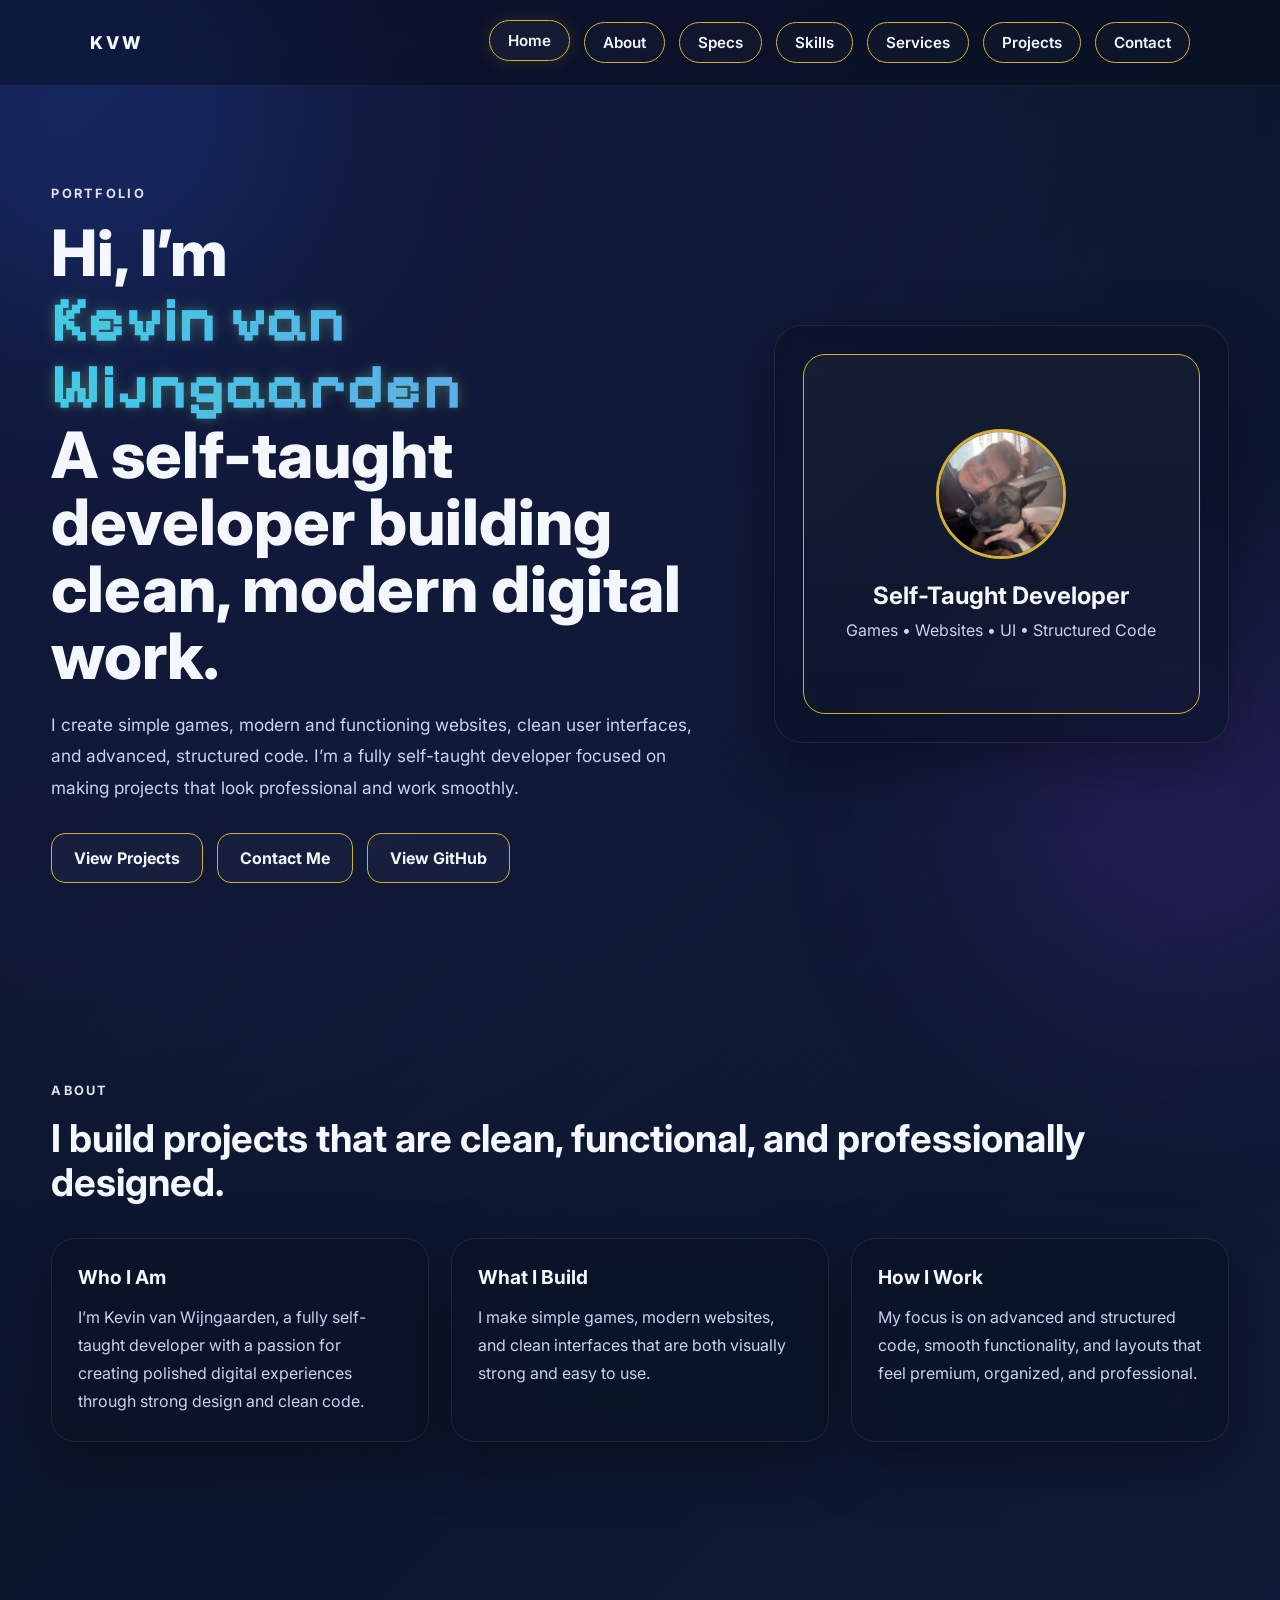
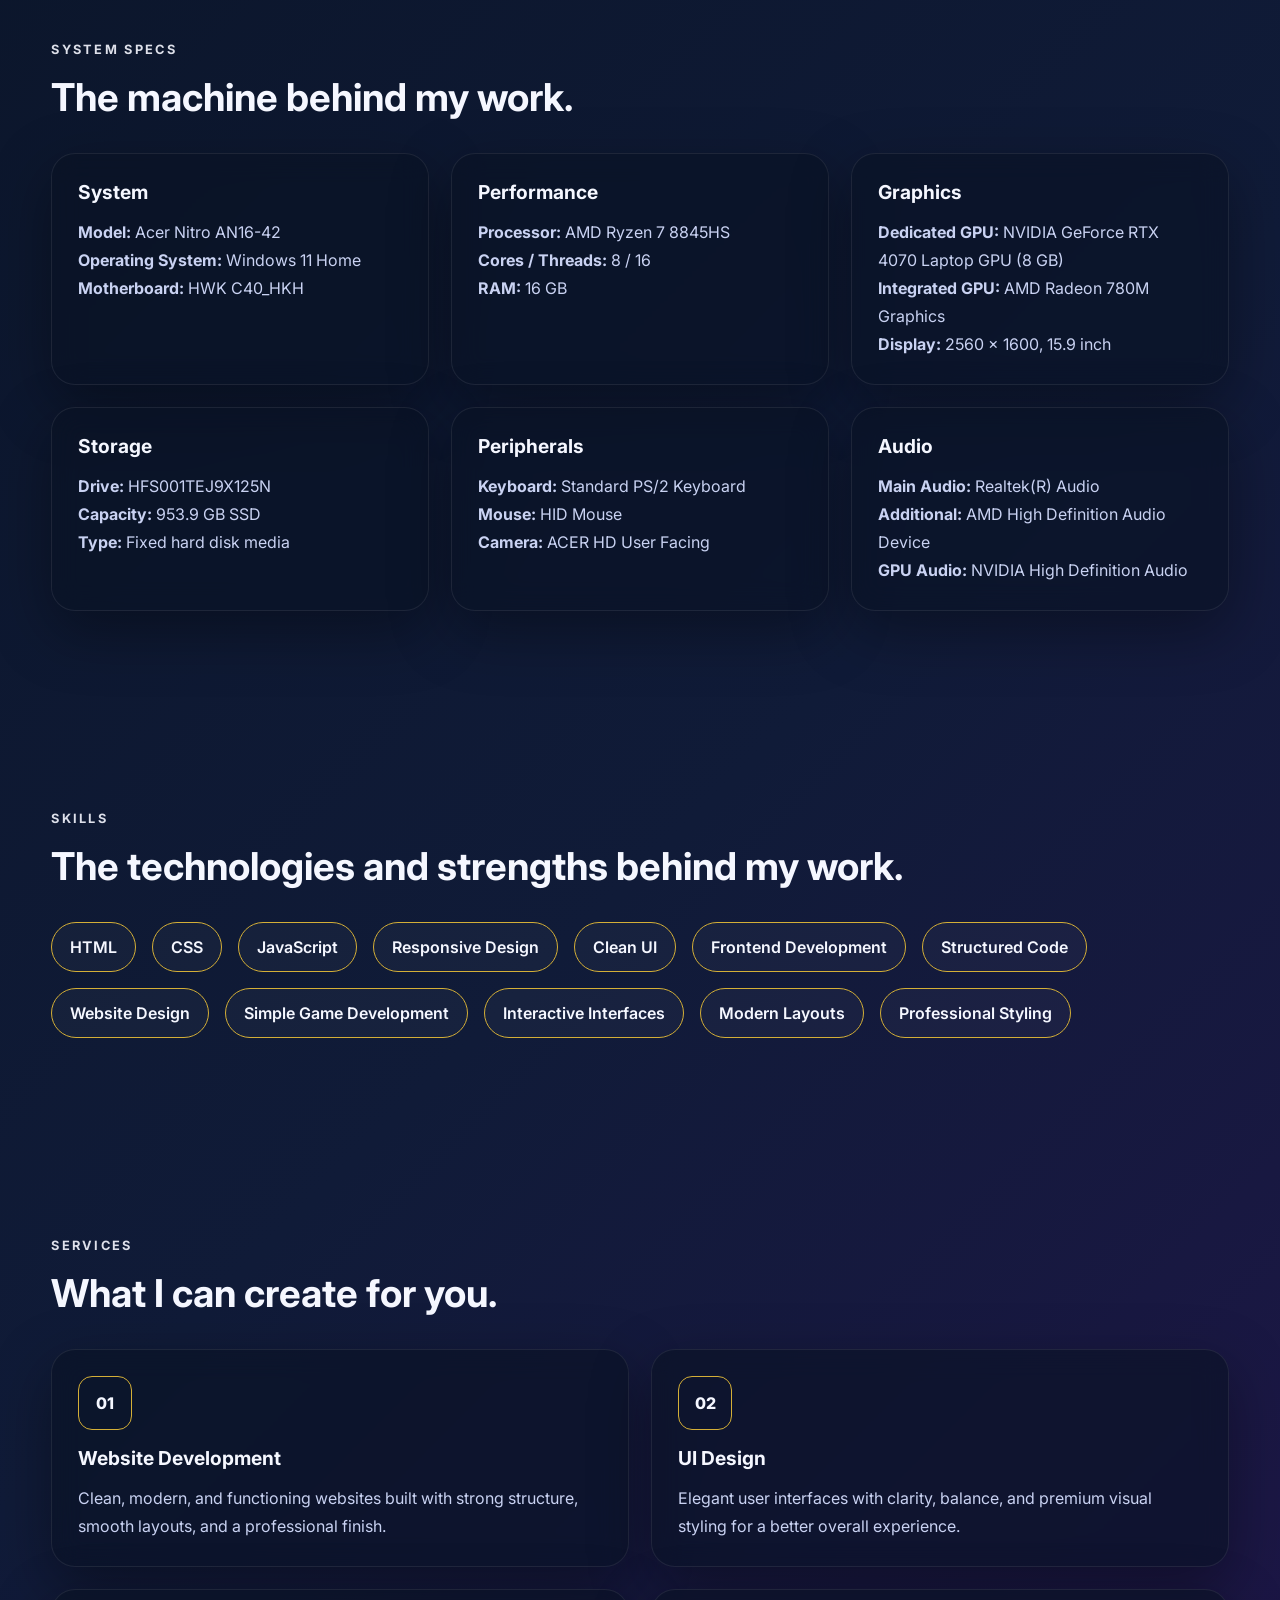
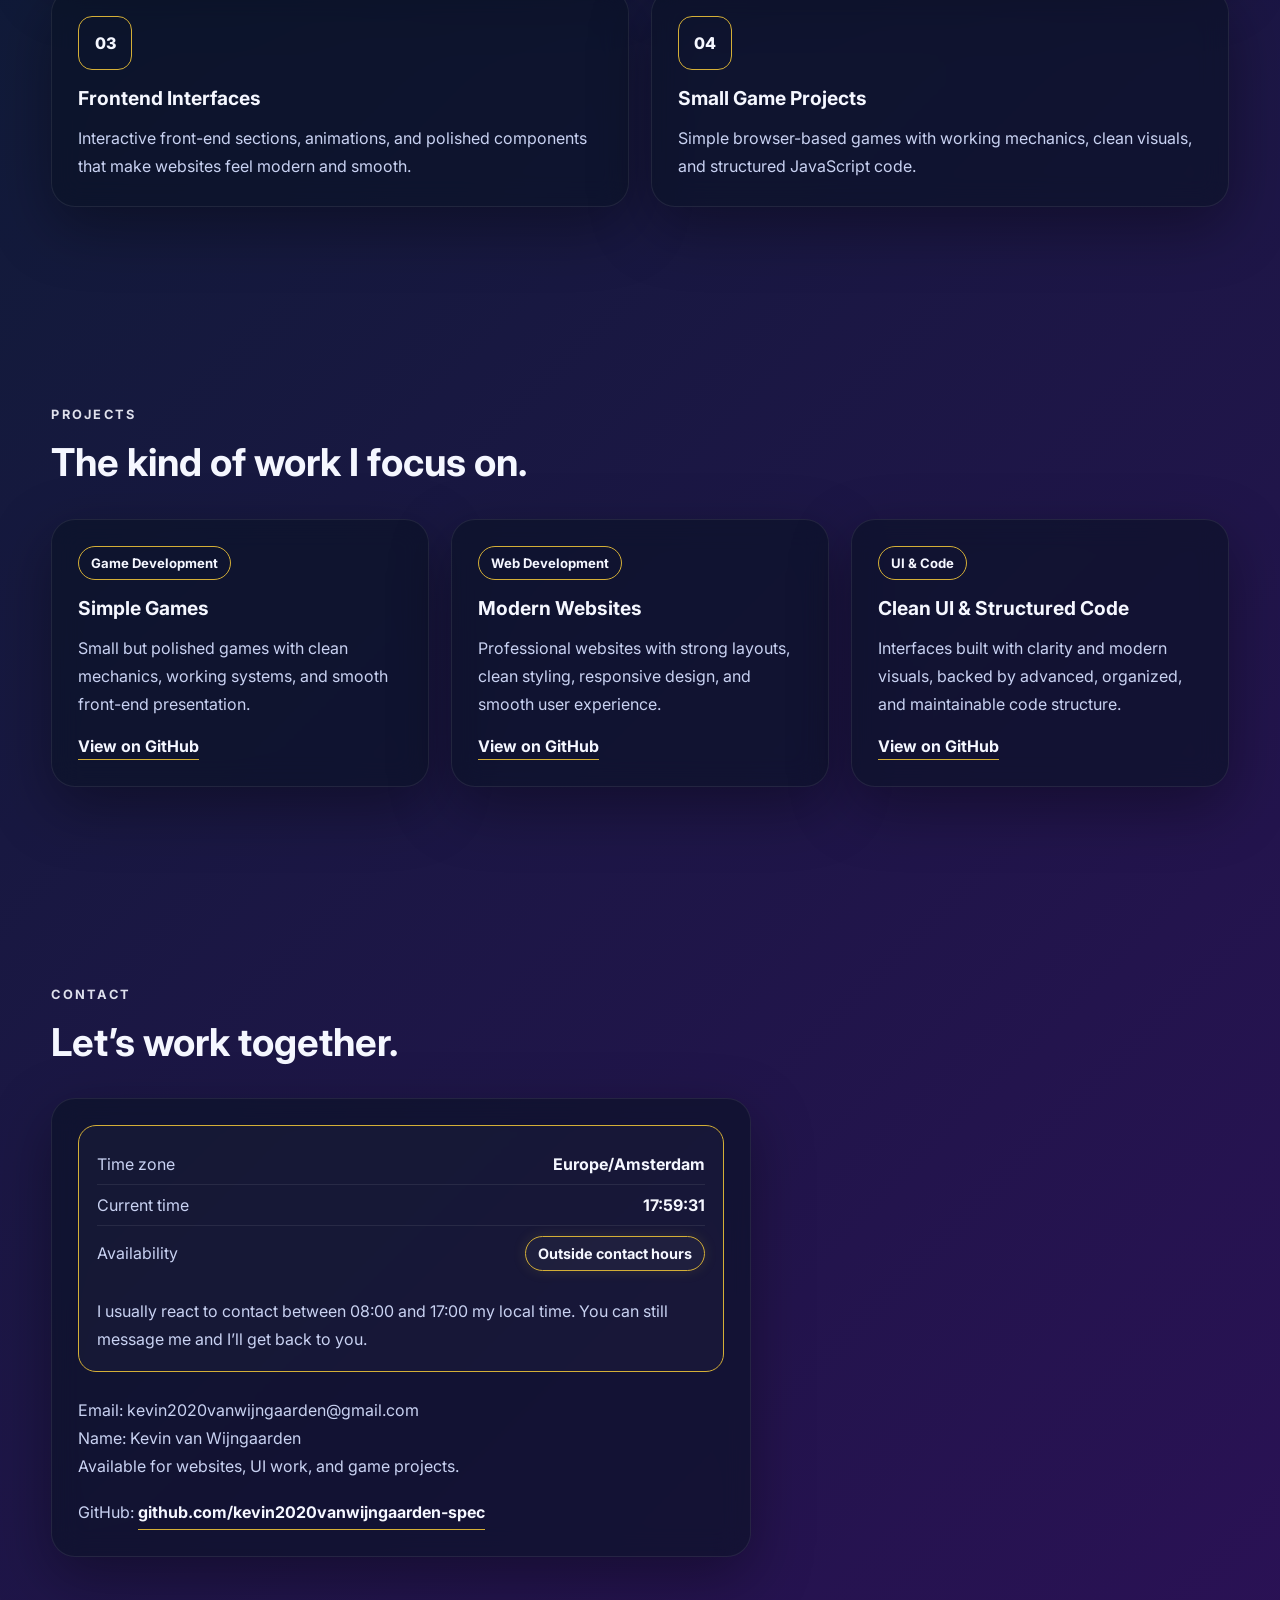
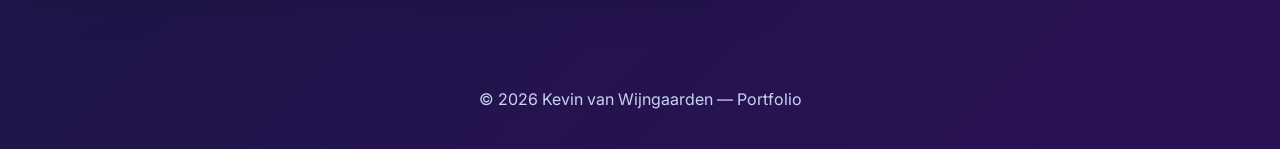
<file: index.html>
<!DOCTYPE html>
<html lang="en">
<head>
  <meta charset="UTF-8" />
  <meta name="viewport" content="width=device-width, initial-scale=1.0" />
  <title>Portfolio | Kevin van Wijngaarden</title>

  <link rel="preconnect" href="https://fonts.googleapis.com">
  <link rel="preconnect" href="https://fonts.gstatic.com" crossorigin>
  <link href="https://fonts.googleapis.com/css2?family=Inter:wght@400;500;600;700;800&display=swap" rel="stylesheet">
  <link href="https://fonts.googleapis.com/css2?family=Pixelify+Sans:wght@500;700&display=swap" rel="stylesheet">

  <link rel="stylesheet" href="style.css" />
</head>
<body>
  <div class="particles" id="particles"></div>
  <div class="background-glow glow-1"></div>
  <div class="background-glow glow-2"></div>

  <nav class="navbar">
    <div class="logo">KVW</div>

    <div class="nav-links">
      <a href="#home" class="nav-tab active">Home</a>
      <a href="#about" class="nav-tab">About</a>
      <a href="#specs" class="nav-tab">Specs</a>
      <a href="#skills" class="nav-tab">Skills</a>
      <a href="#services" class="nav-tab">Services</a>
      <a href="#projects" class="nav-tab">Projects</a>
      <a href="#contact" class="nav-tab">Contact</a>
    </div>
  </nav>

  <main>
    <section class="hero section reveal" id="home">
      <div class="hero-text">
        <p class="eyebrow">PORTFOLIO</p>
        <h1>
          Hi, I’m <span class="pixel-gradient-text">Kevin van Wijngaarden</span><br />
          A self-taught developer building clean, modern digital work.
        </h1>
        <p class="hero-description">
          I create simple games, modern and functioning websites, clean user interfaces,
          and advanced, structured code. I’m a fully self-taught developer focused on
          making projects that look professional and work smoothly.
        </p>

        <div class="hero-buttons">
          <a href="#projects" class="btn btn-outline">View Projects</a>
          <a href="#contact" class="btn btn-outline">Contact Me</a>
          <a
            href="https://github.com/kevin2020vanwijngaarden-spec"
            target="_blank"
            class="btn btn-outline"
          >
            View GitHub
          </a>
        </div>
      </div>

      <div class="hero-card">
        <div class="profile-box">
          <img src="pfp.jpg" alt="Kevin van Wijngaarden profile photo" class="profile-image" />
          <h3>Self-Taught Developer</h3>
          <p>Games • Websites • UI • Structured Code</p>
        </div>
      </div>
    </section>

    <section class="about section reveal" id="about">
      <div class="section-header">
        <p class="eyebrow">ABOUT</p>
        <h2>I build projects that are clean, functional, and professionally designed.</h2>
      </div>

      <div class="about-grid">
        <div class="info-card">
          <h3>Who I Am</h3>
          <p>
            I’m Kevin van Wijngaarden, a fully self-taught developer with a passion
            for creating polished digital experiences through strong design and clean code.
          </p>
        </div>

        <div class="info-card">
          <h3>What I Build</h3>
          <p>
            I make simple games, modern websites, and clean interfaces that are both
            visually strong and easy to use.
          </p>
        </div>

        <div class="info-card">
          <h3>How I Work</h3>
          <p>
            My focus is on advanced and structured code, smooth functionality,
            and layouts that feel premium, organized, and professional.
          </p>
        </div>
      </div>
    </section>

    <section class="section reveal" id="specs">
      <div class="section-header">
        <p class="eyebrow">SYSTEM SPECS</p>
        <h2>The machine behind my work.</h2>
      </div>

      <div class="about-grid">
        <div class="info-card">
          <h3>System</h3>
          <p><strong>Model:</strong> Acer Nitro AN16-42</p>
          <p><strong>Operating System:</strong> Windows 11 Home</p>
          <p><strong>Motherboard:</strong> HWK C40_HKH</p>
        </div>

        <div class="info-card">
          <h3>Performance</h3>
          <p><strong>Processor:</strong> AMD Ryzen 7 8845HS</p>
          <p><strong>Cores / Threads:</strong> 8 / 16</p>
          <p><strong>RAM:</strong> 16 GB</p>
        </div>

        <div class="info-card">
          <h3>Graphics</h3>
          <p><strong>Dedicated GPU:</strong> NVIDIA GeForce RTX 4070 Laptop GPU (8 GB)</p>
          <p><strong>Integrated GPU:</strong> AMD Radeon 780M Graphics</p>
          <p><strong>Display:</strong> 2560 × 1600, 15.9 inch</p>
        </div>

        <div class="info-card">
          <h3>Storage</h3>
          <p><strong>Drive:</strong> HFS001TEJ9X125N</p>
          <p><strong>Capacity:</strong> 953.9 GB SSD</p>
          <p><strong>Type:</strong> Fixed hard disk media</p>
        </div>

        <div class="info-card">
          <h3>Peripherals</h3>
          <p><strong>Keyboard:</strong> Standard PS/2 Keyboard</p>
          <p><strong>Mouse:</strong> HID Mouse</p>
          <p><strong>Camera:</strong> ACER HD User Facing</p>
        </div>

        <div class="info-card">
          <h3>Audio</h3>
          <p><strong>Main Audio:</strong> Realtek(R) Audio</p>
          <p><strong>Additional:</strong> AMD High Definition Audio Device</p>
          <p><strong>GPU Audio:</strong> NVIDIA High Definition Audio</p>
        </div>
      </div>
    </section>

    <section class="section reveal" id="skills">
      <div class="section-header">
        <p class="eyebrow">SKILLS</p>
        <h2>The technologies and strengths behind my work.</h2>
      </div>

      <div class="skills-wrap">
        <div class="skill-chip">HTML</div>
        <div class="skill-chip">CSS</div>
        <div class="skill-chip">JavaScript</div>
        <div class="skill-chip">Responsive Design</div>
        <div class="skill-chip">Clean UI</div>
        <div class="skill-chip">Frontend Development</div>
        <div class="skill-chip">Structured Code</div>
        <div class="skill-chip">Website Design</div>
        <div class="skill-chip">Simple Game Development</div>
        <div class="skill-chip">Interactive Interfaces</div>
        <div class="skill-chip">Modern Layouts</div>
        <div class="skill-chip">Professional Styling</div>
      </div>
    </section>

    <section class="section reveal" id="services">
      <div class="section-header">
        <p class="eyebrow">SERVICES</p>
        <h2>What I can create for you.</h2>
      </div>

      <div class="services-grid">
        <div class="service-card">
          <div class="service-icon">01</div>
          <h3>Website Development</h3>
          <p>
            Clean, modern, and functioning websites built with strong structure,
            smooth layouts, and a professional finish.
          </p>
        </div>

        <div class="service-card">
          <div class="service-icon">02</div>
          <h3>UI Design</h3>
          <p>
            Elegant user interfaces with clarity, balance, and premium visual styling
            for a better overall experience.
          </p>
        </div>

        <div class="service-card">
          <div class="service-icon">03</div>
          <h3>Frontend Interfaces</h3>
          <p>
            Interactive front-end sections, animations, and polished components
            that make websites feel modern and smooth.
          </p>
        </div>

        <div class="service-card">
          <div class="service-icon">04</div>
          <h3>Small Game Projects</h3>
          <p>
            Simple browser-based games with working mechanics, clean visuals,
            and structured JavaScript code.
          </p>
        </div>
      </div>
    </section>

    <section class="projects section reveal" id="projects">
      <div class="section-header">
        <p class="eyebrow">PROJECTS</p>
        <h2>The kind of work I focus on.</h2>
      </div>

      <div class="project-grid">
        <article class="project-card">
          <span class="project-tag">Game Development</span>
          <h3>Simple Games</h3>
          <p>
            Small but polished games with clean mechanics, working systems,
            and smooth front-end presentation.
          </p>
          <a
            href="https://github.com/kevin2020vanwijngaarden-spec"
            target="_blank"
            class="project-link"
          >
            View on GitHub
          </a>
        </article>

        <article class="project-card">
          <span class="project-tag">Web Development</span>
          <h3>Modern Websites</h3>
          <p>
            Professional websites with strong layouts, clean styling,
            responsive design, and smooth user experience.
          </p>
          <a
            href="https://github.com/kevin2020vanwijngaarden-spec"
            target="_blank"
            class="project-link"
          >
            View on GitHub
          </a>
        </article>

        <article class="project-card">
          <span class="project-tag">UI & Code</span>
          <h3>Clean UI & Structured Code</h3>
          <p>
            Interfaces built with clarity and modern visuals, backed by advanced,
            organized, and maintainable code structure.
          </p>
          <a
            href="https://github.com/kevin2020vanwijngaarden-spec"
            target="_blank"
            class="project-link"
          >
            View on GitHub
          </a>
        </article>
      </div>
    </section>

    <section class="contact section reveal" id="contact">
      <div class="section-header">
        <p class="eyebrow">CONTACT</p>
        <h2>Let’s work together.</h2>
      </div>

      <div class="contact-card">
        <div class="contact-status-box">
          <div class="status-row">
            <span>Time zone</span>
            <strong id="timeZoneLabel">Europe/Amsterdam</strong>
          </div>

          <div class="status-row">
            <span>Current time</span>
            <strong id="localTime">--:--:--</strong>
          </div>

          <div class="status-row">
            <span>Availability</span>
            <strong id="availabilityStatus" class="status-pill">Checking...</strong>
          </div>

          <p id="availabilityText" class="availability-text">
            I usually react to contact between 08:00 and 17:00 my local time.
          </p>
        </div>

        <p>Email: kevin2020vanwijngaarden@gmail.com</p>
        <p>Name: Kevin van Wijngaarden</p>
        <p>Available for websites, UI work, and game projects.</p>
        <p>
          GitHub:
          <a
            href="https://github.com/kevin2020vanwijngaarden-spec"
            target="_blank"
            class="project-link"
          >
            github.com/kevin2020vanwijngaarden-spec
          </a>
        </p>
      </div>
    </section>
  </main>

  <footer class="footer">
    <p>© 2026 Kevin van Wijngaarden — Portfolio</p>
  </footer>

  <script src="script.js"></script>
</body>
</html>
</file>
<file: style.css>
* {
  margin: 0;
  padding: 0;
  box-sizing: border-box;
}

:root {
  --bg-dark: #07111f;
  --bg-mid: #101b38;
  --bg-purple: #2b1156;
  --gold: #d4af37;
  --white: #f5f7ff;
  --text-soft: #c9d2f2;
  --card: rgba(10, 18, 35, 0.58);
  --border: rgba(255, 255, 255, 0.08);
  --shadow: 0 20px 60px rgba(0, 0, 0, 0.35);
}

html {
  scroll-behavior: smooth;
}

body {
  font-family: "Inter", sans-serif;
  color: var(--white);
  min-height: 100vh;
  background:
    radial-gradient(circle at top left, rgba(79, 70, 229, 0.18), transparent 30%),
    linear-gradient(135deg, var(--bg-dark), var(--bg-mid), var(--bg-purple));
  overflow-x: hidden;
  position: relative;
}

.particles {
  position: fixed;
  inset: 0;
  pointer-events: none;
  z-index: 0;
  overflow: hidden;
}

.particle {
  position: absolute;
  bottom: -20px;
  width: 4px;
  height: 4px;
  border-radius: 50%;
  background: rgba(90, 169, 255, 0.55);
  box-shadow: 0 0 16px rgba(90, 169, 255, 0.3);
  animation: floatUp linear infinite;
}

@keyframes floatUp {
  0% {
    transform: translateY(0) scale(1);
    opacity: 0;
  }
  10% {
    opacity: 0.8;
  }
  100% {
    transform: translateY(-115vh) scale(1.4);
    opacity: 0;
  }
}

.background-glow {
  position: fixed;
  width: 420px;
  height: 420px;
  border-radius: 50%;
  filter: blur(110px);
  z-index: 0;
  opacity: 0.2;
  pointer-events: none;
  transition: transform 0.25s ease;
}

.glow-1 {
  top: -100px;
  left: -120px;
  background: #2563eb;
}

.glow-2 {
  right: -120px;
  bottom: -120px;
  background: #7c3aed;
}

.navbar,
main,
.footer {
  position: relative;
  z-index: 2;
}

.navbar {
  position: sticky;
  top: 0;
  z-index: 1000;
  width: 100%;
  display: flex;
  justify-content: space-between;
  align-items: center;
  padding: 22px 7%;
  backdrop-filter: blur(16px);
  background: rgba(5, 10, 20, 0.38);
  border-bottom: 1px solid rgba(255, 255, 255, 0.06);
}

.logo {
  font-size: 1.1rem;
  font-weight: 800;
  letter-spacing: 0.18em;
  color: var(--white);
}

.nav-links {
  display: flex;
  gap: 14px;
  flex-wrap: wrap;
}

.nav-tab {
  text-decoration: none;
  color: var(--white);
  font-weight: 600;
  font-size: 0.95rem;
  padding: 10px 18px;
  border: 1.5px solid var(--gold);
  border-radius: 999px;
  transition: transform 0.3s ease, border-color 0.3s ease, box-shadow 0.3s ease, background 0.3s ease;
  background: rgba(255, 255, 255, 0.02);
}

.nav-tab:hover,
.nav-tab.active {
  transform: translateY(-2px);
  border-color: var(--gold);
  box-shadow: 0 0 18px rgba(212, 175, 55, 0.16);
  background: rgba(255, 255, 255, 0.04);
  color: var(--white);
}

.section {
  width: min(1200px, 92%);
  margin: 0 auto;
  padding: 100px 0;
}

.hero {
  min-height: 92vh;
  display: grid;
  grid-template-columns: 1.2fr 0.8fr;
  align-items: center;
  gap: 40px;
}

.eyebrow {
  color: var(--white);
  font-weight: 700;
  letter-spacing: 0.18em;
  font-size: 0.8rem;
  margin-bottom: 18px;
  opacity: 0.9;
}

.hero h1 {
  font-size: clamp(2.5rem, 5vw, 5rem);
  line-height: 1.05;
  margin-bottom: 20px;
  font-weight: 800;
}

.pixel-gradient-text {
  font-family: "Pixelify Sans", sans-serif;
  background: linear-gradient(
    90deg,
    #33cfff 0%,
    #5aa9ff 20%,
    #ff8a1f 48%,
    #ffb347 62%,
    #53ff6f 82%,
    #33cfff 100%
  );
  background-size: 300% 100%;
  -webkit-background-clip: text;
  background-clip: text;
  color: transparent;
  display: inline-block;
  text-shadow:
    0 0 8px rgba(51, 207, 255, 0.2),
    0 0 14px rgba(255, 138, 31, 0.16),
    0 0 18px rgba(83, 255, 111, 0.16);
  animation: pixelGlowShift 6s linear infinite;
}

@keyframes pixelGlowShift {
  0% {
    background-position: 0% 50%;
  }
  100% {
    background-position: 300% 50%;
  }
}

.hero-description {
  max-width: 650px;
  font-size: 1.08rem;
  line-height: 1.8;
  color: var(--text-soft);
  margin-bottom: 30px;
}

.hero-buttons {
  display: flex;
  gap: 14px;
  flex-wrap: wrap;
}

.btn {
  display: inline-block;
  text-decoration: none;
  padding: 14px 22px;
  border-radius: 14px;
  font-weight: 700;
  transition: transform 0.3s ease, box-shadow 0.3s ease, background 0.3s ease;
}

.btn:hover {
  transform: translateY(-3px);
}

.btn-outline {
  color: var(--white);
  border: 1.5px solid var(--gold);
  background: rgba(255, 255, 255, 0.03);
}

.btn-outline:hover {
  box-shadow: 0 0 18px rgba(212, 175, 55, 0.14);
  background: rgba(255, 255, 255, 0.05);
}

.hero-card,
.info-card,
.project-card,
.contact-card,
.service-card {
  background: var(--card);
  border: 1px solid var(--border);
  backdrop-filter: blur(14px);
  box-shadow: var(--shadow);
}

.hero-card {
  padding: 28px;
  border-radius: 28px;
}

.profile-box {
  min-height: 360px;
  border: 1.5px solid var(--gold);
  border-radius: 22px;
  display: flex;
  flex-direction: column;
  justify-content: center;
  align-items: center;
  background: linear-gradient(180deg, rgba(255,255,255,0.04), rgba(255,255,255,0.01));
  text-align: center;
}

.profile-image {
  width: 130px;
  height: 130px;
  border-radius: 50%;
  object-fit: cover;
  object-position: center 25%;
  margin-bottom: 22px;
  border: 3px solid var(--gold);
  box-shadow: none;
}

.profile-box h3 {
  font-size: 1.5rem;
  margin-bottom: 10px;
}

.profile-box p {
  color: var(--text-soft);
}

.section-header {
  margin-bottom: 34px;
}

.section-header h2 {
  font-size: clamp(1.9rem, 3vw, 3rem);
  line-height: 1.15;
}

.about-grid,
.project-grid,
.services-grid {
  display: grid;
  gap: 22px;
}

.about-grid {
  grid-template-columns: repeat(3, 1fr);
}

.project-grid {
  grid-template-columns: repeat(3, 1fr);
}

.services-grid {
  grid-template-columns: repeat(2, 1fr);
}

.info-card,
.project-card,
.contact-card,
.service-card {
  padding: 26px;
  border-radius: 24px;
  transition: transform 0.35s ease, border-color 0.35s ease, box-shadow 0.35s ease;
}

.info-card:hover,
.project-card:hover,
.contact-card:hover,
.service-card:hover {
  transform: translateY(-6px);
  border-color: rgba(212, 175, 55, 0.3);
  box-shadow: 0 18px 40px rgba(0, 0, 0, 0.28);
}

.info-card h3,
.project-card h3,
.service-card h3 {
  margin-bottom: 14px;
  font-size: 1.2rem;
}

.info-card p,
.project-card p,
.contact-card p,
.service-card p {
  color: var(--text-soft);
  line-height: 1.75;
}

.skills-wrap {
  display: flex;
  flex-wrap: wrap;
  gap: 16px;
}

.skill-chip {
  padding: 14px 18px;
  border-radius: 999px;
  border: 1.5px solid var(--gold);
  color: var(--white);
  background: rgba(255, 255, 255, 0.03);
  font-weight: 600;
  transition: transform 0.3s ease, background 0.3s ease, box-shadow 0.3s ease;
}

.skill-chip:hover {
  transform: translateY(-4px);
  background: rgba(255, 255, 255, 0.05);
  box-shadow: 0 0 18px rgba(212, 175, 55, 0.14);
}

.service-icon {
  width: 54px;
  height: 54px;
  border-radius: 14px;
  display: grid;
  place-items: center;
  margin-bottom: 16px;
  font-weight: 800;
  color: var(--white);
  background: transparent;
  border: 1.5px solid var(--gold);
  box-shadow: none;
}

.project-tag {
  display: inline-block;
  margin-bottom: 16px;
  padding: 8px 12px;
  border-radius: 999px;
  border: 1px solid var(--gold);
  color: var(--white);
  font-size: 0.82rem;
  font-weight: 700;
  background: transparent;
}

.project-link {
  display: inline-block;
  margin-top: 18px;
  color: var(--white);
  text-decoration: none;
  font-weight: 700;
  padding-bottom: 3px;
  border-bottom: 1px solid var(--gold);
  transition: letter-spacing 0.3s ease, opacity 0.3s ease;
}

.project-link:hover {
  letter-spacing: 0.04em;
  opacity: 0.95;
}

.contact-card {
  max-width: 700px;
}

.contact-status-box {
  margin-bottom: 24px;
  padding: 18px;
  border: 1.5px solid var(--gold);
  border-radius: 18px;
  background: rgba(255, 255, 255, 0.02);
}

.status-row {
  display: flex;
  justify-content: space-between;
  align-items: center;
  gap: 16px;
  padding: 10px 0;
  border-bottom: 1px solid rgba(255, 255, 255, 0.08);
}

.status-row:last-of-type {
  border-bottom: none;
}

.status-row span {
  color: var(--text-soft);
}

.status-row strong {
  color: var(--white);
  text-align: right;
}

.status-pill {
  display: inline-block;
  padding: 8px 12px;
  border: 1.5px solid var(--gold);
  border-radius: 999px;
  font-size: 0.9rem;
  font-weight: 700;
  background: rgba(255, 255, 255, 0.03);
}

.status-open,
.status-closed {
  border-color: var(--gold);
  color: var(--white);
  box-shadow: 0 0 14px rgba(212, 175, 55, 0.14);
}

.availability-text {
  margin-top: 16px;
  color: var(--text-soft);
  line-height: 1.7;
}

.footer {
  text-align: center;
  padding: 32px 20px 40px;
  color: var(--text-soft);
}

.reveal {
  opacity: 0;
  transform: translateY(34px);
  transition: opacity 0.8s ease, transform 0.8s ease;
}

.reveal.show {
  opacity: 1;
  transform: translateY(0);
}

@media (max-width: 980px) {
  .hero,
  .about-grid,
  .project-grid,
  .services-grid {
    grid-template-columns: 1fr;
  }

  .hero {
    padding-top: 60px;
  }

  .hero-card {
    order: -1;
  }
}

@media (max-width: 640px) {
  .navbar {
    flex-direction: column;
    gap: 16px;
    padding: 18px 5%;
  }

  .nav-links {
    justify-content: center;
  }

  .hero-description {
    font-size: 1rem;
  }

  .btn,
  .nav-tab {
    width: 100%;
    text-align: center;
  }

  .hero-buttons {
    flex-direction: column;
  }

  .skills-wrap {
    gap: 12px;
  }

  .skill-chip {
    width: 100%;
    text-align: center;
  }

  .status-row {
    flex-direction: column;
    align-items: flex-start;
  }

  .status-row strong {
    text-align: left;
  }
}
</file>
